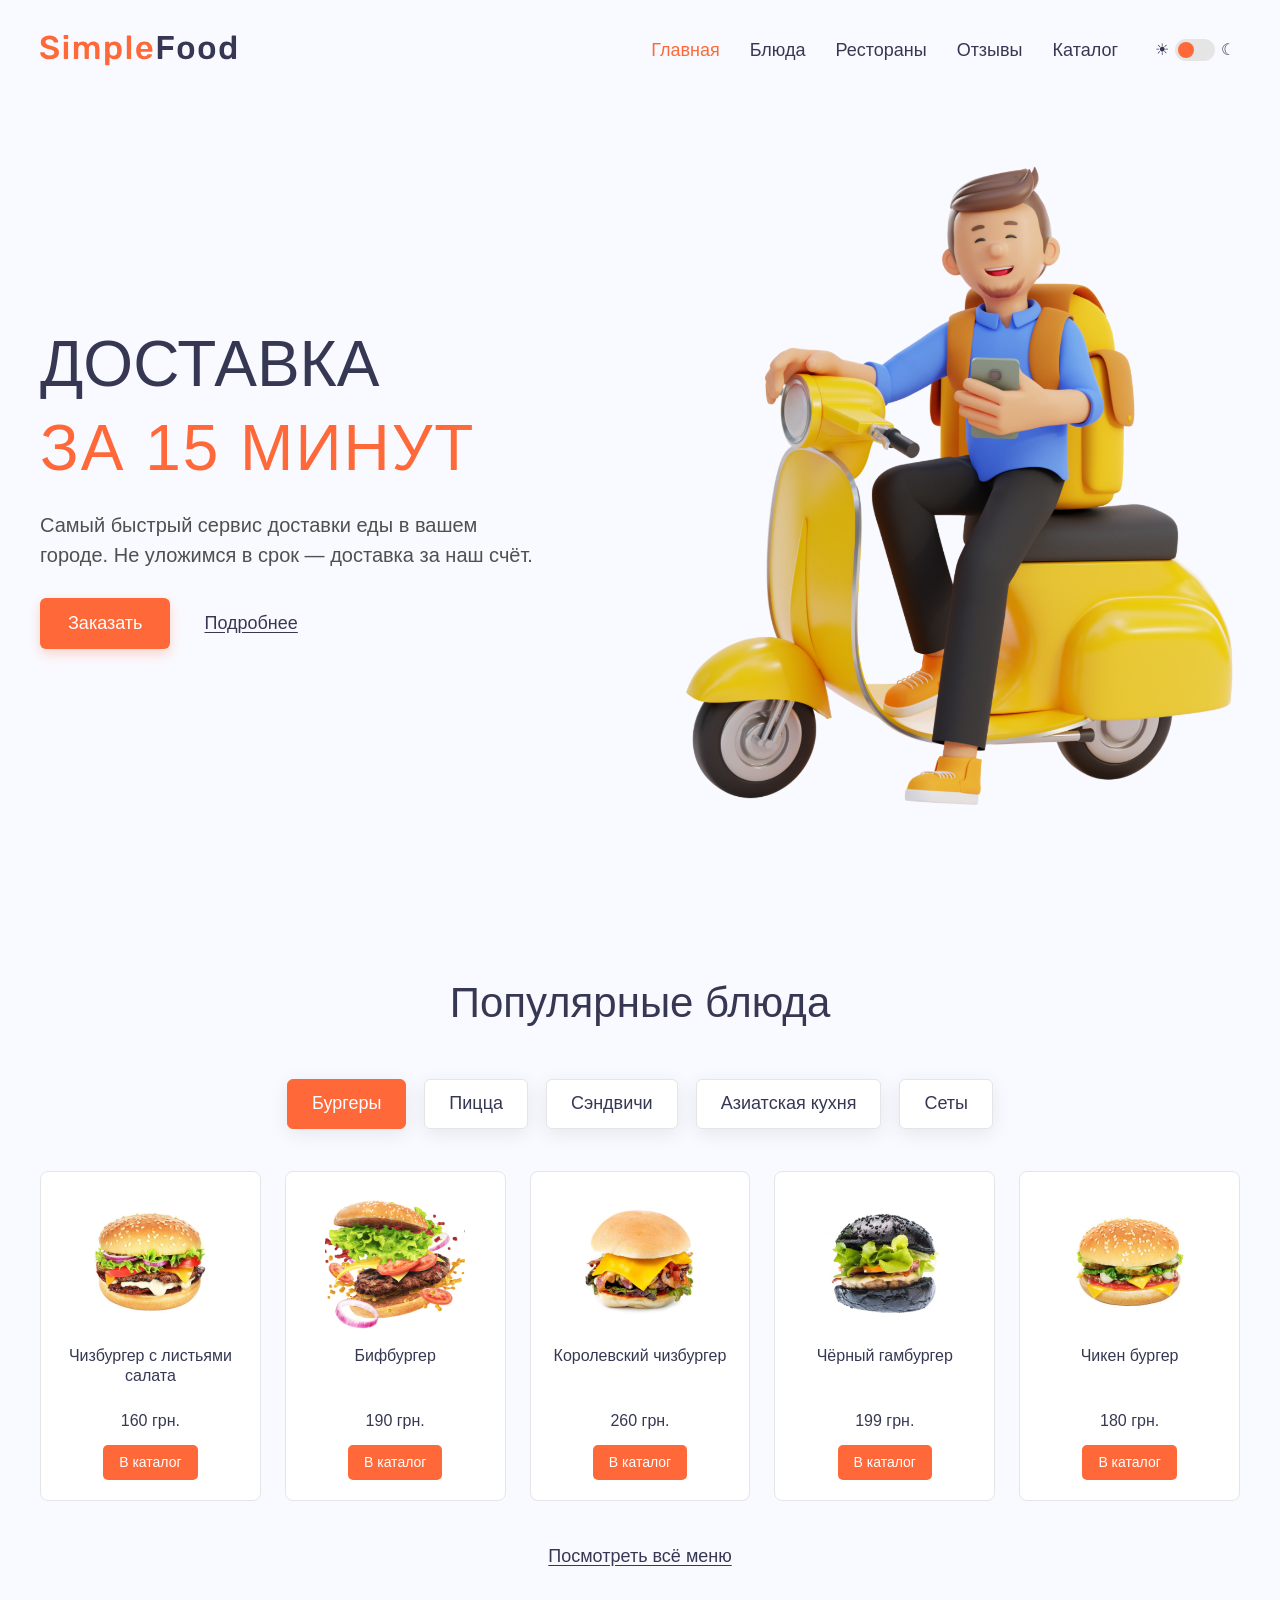
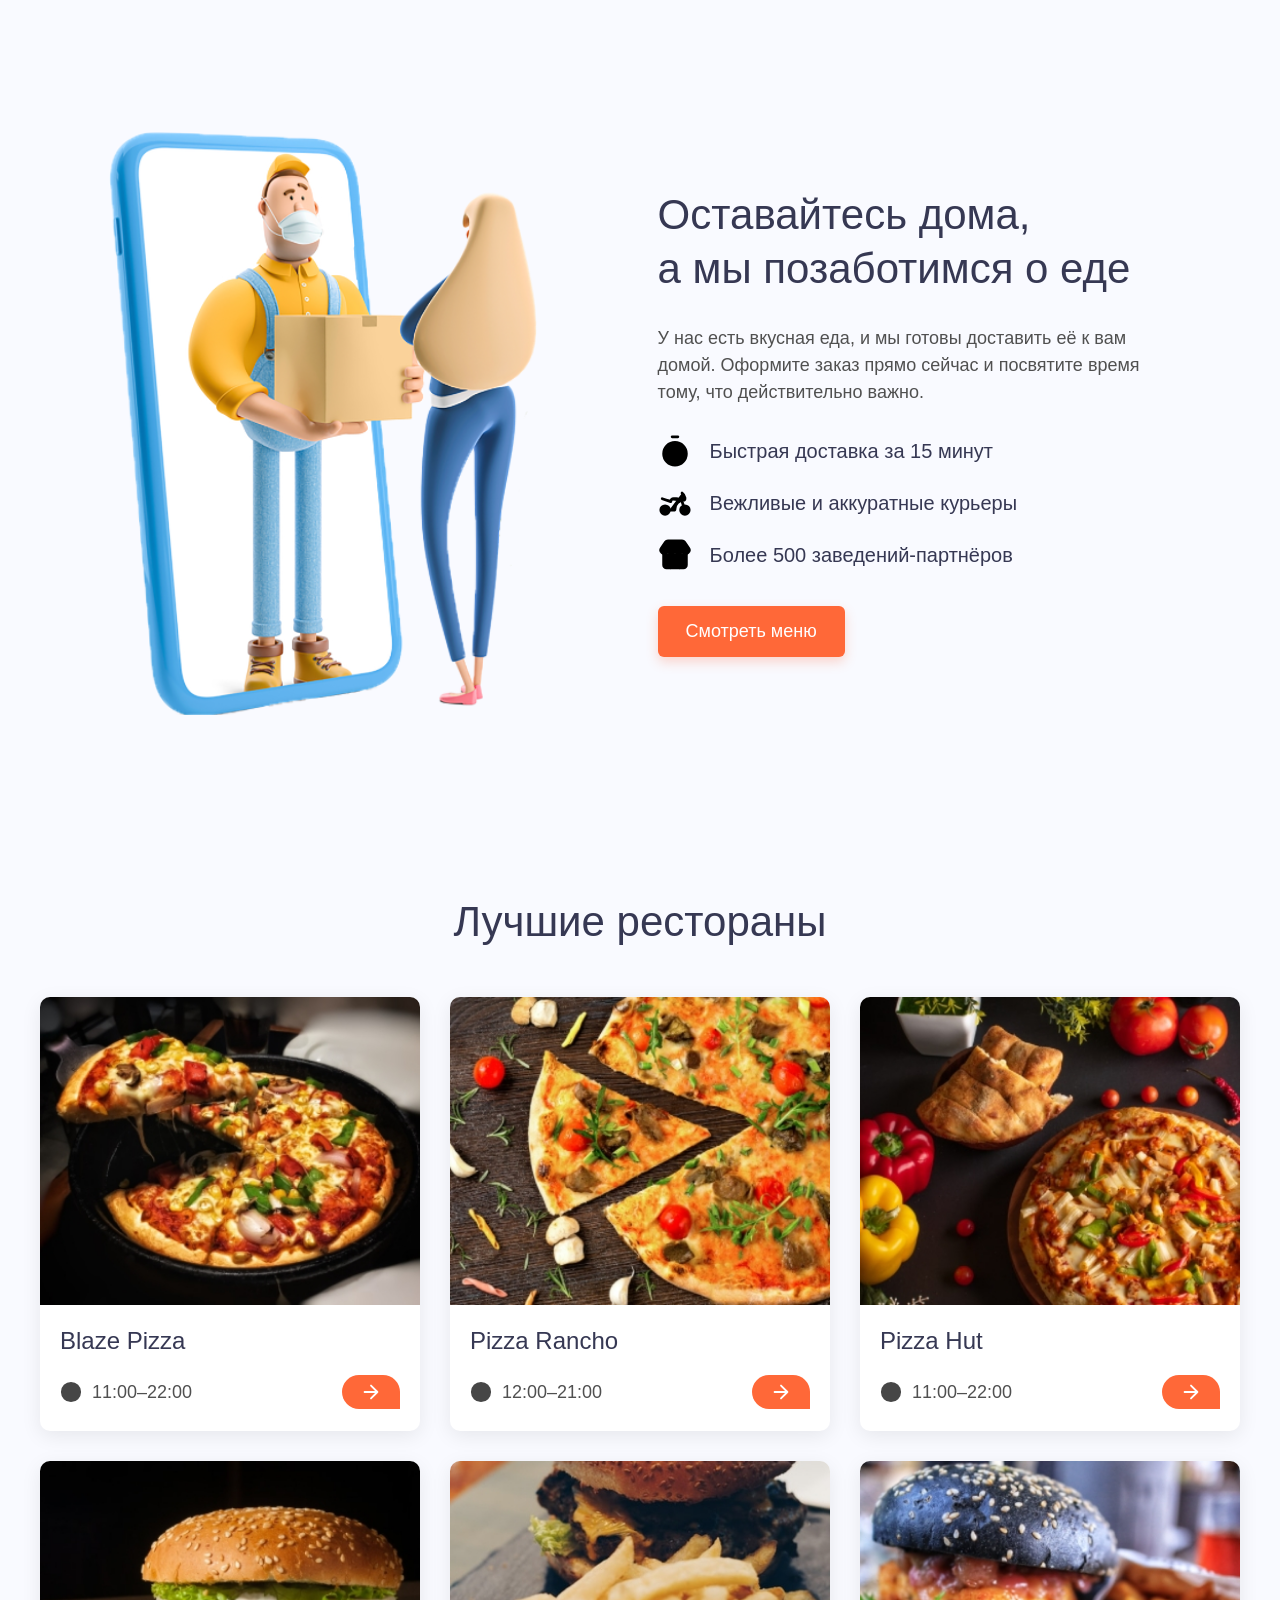
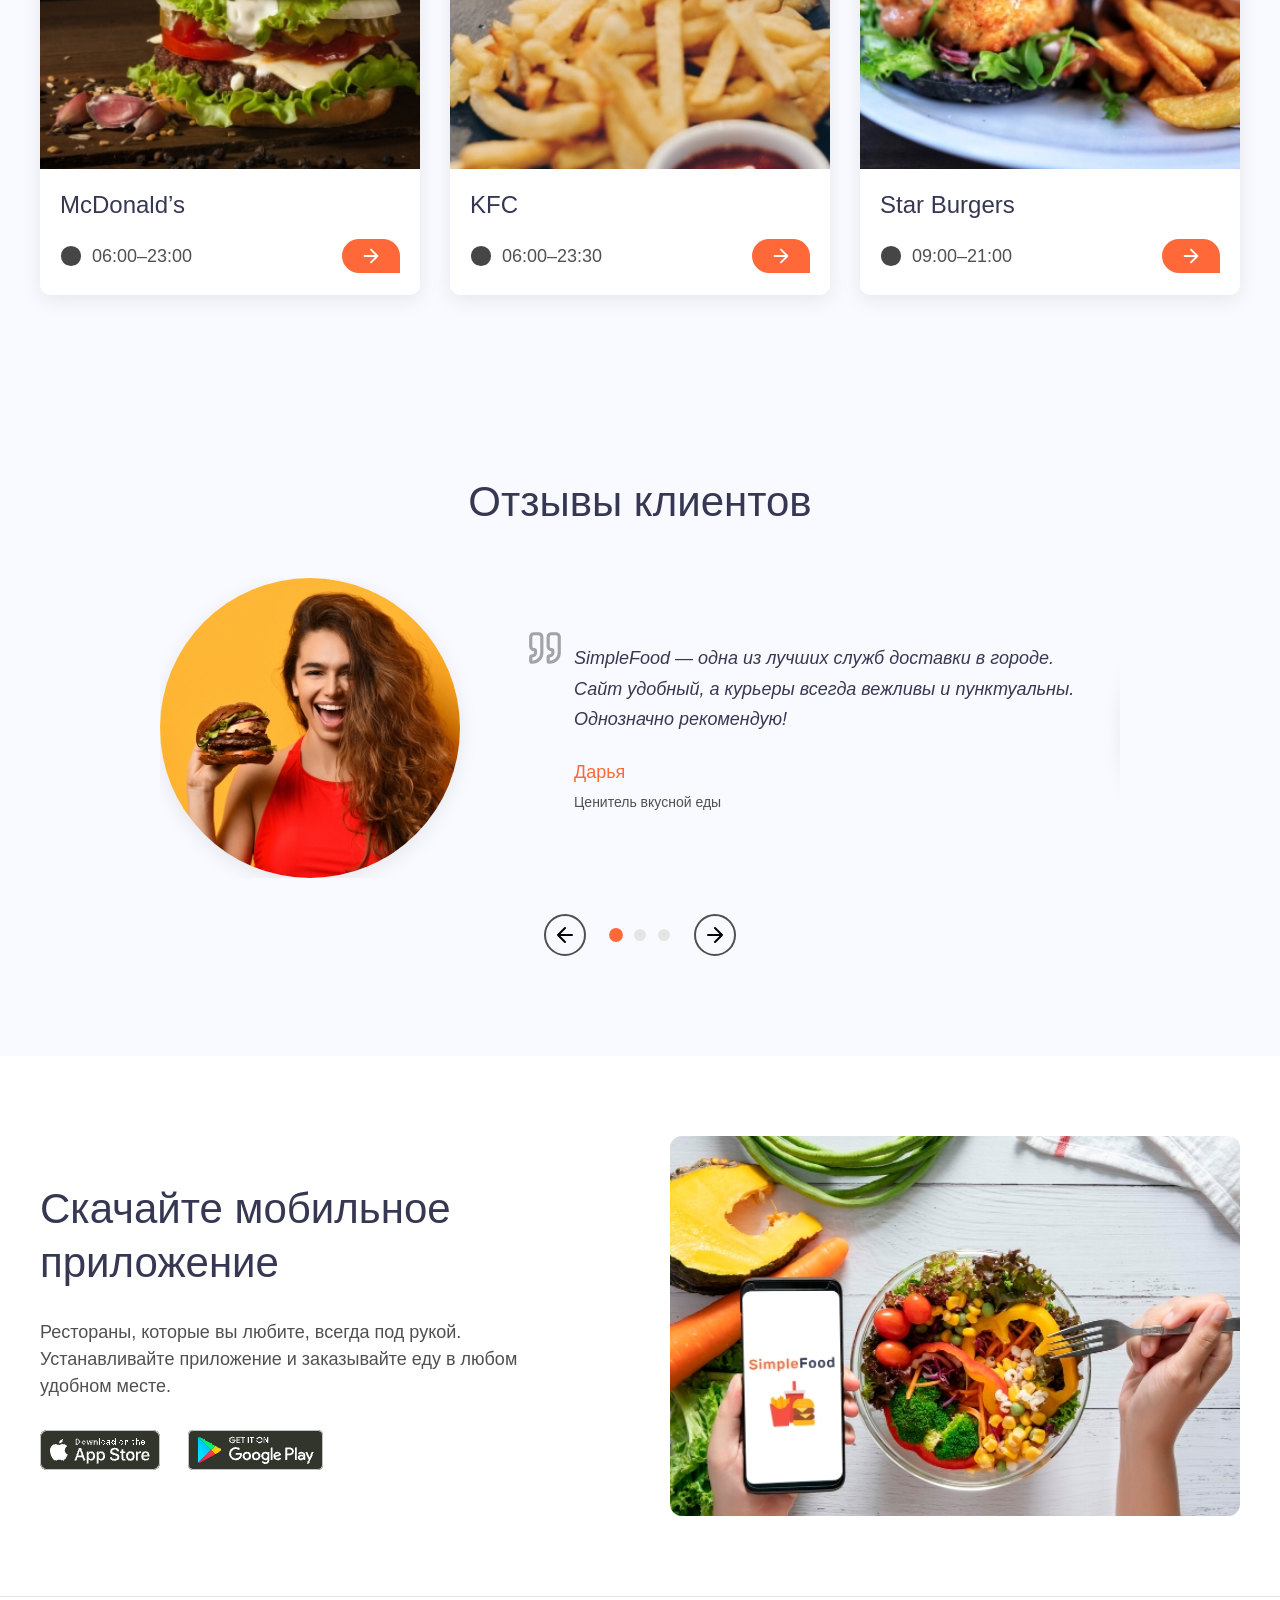
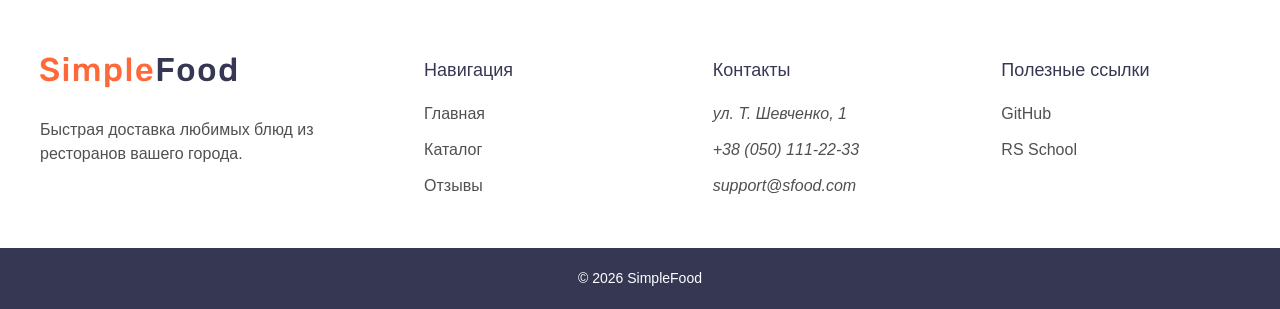
<file: index.html>
<!DOCTYPE html>
<html lang="ru">
<head>
  <meta charset="UTF-8">
  <meta name="viewport" content="width=device-width, initial-scale=1.0">
  <meta name="theme-color" content="#f9faff">
  <meta name="description" content="SimpleFood — сервис быстрой доставки любимых блюд из ресторанов города.">
  <title>SimpleFood — доставка еды</title>
  <link rel="icon" href="assets/icons/favicon.svg" type="image/svg+xml">
  <script src="js/theme.js"></script>
  <link rel="stylesheet" href="css/style.css">
  <script src="js/burger.js" defer></script>
  <script src="js/carousel.js" defer></script>
</head>
<body>
  <header class="header">
    <div class="container header__container">
      <a class="logo" href="index.html" aria-label="SimpleFood — на главную">
        <img class="logo__image" src="assets/icons/logo.svg" width="197" height="31" alt="SimpleFood">
      </a>

      <nav class="navigation" id="mobile-menu" aria-label="Основная навигация">
        <ul class="navigation__list">
          <li><a class="navigation__link navigation__link--active" href="index.html" aria-current="page">Главная</a></li>
          <li><a class="navigation__link" href="#popular">Блюда</a></li>
          <li><a class="navigation__link" href="#restaurants">Рестораны</a></li>
          <li><a class="navigation__link" href="#reviews">Отзывы</a></li>
          <li><a class="navigation__link" href="catalog.html">Каталог</a></li>
        </ul>
      </nav>

      <div class="header__actions">
        <button class="theme-switch" type="button" aria-label="Включить тёмную тему" aria-pressed="false">
          <span class="theme-switch__icon" aria-hidden="true">☀</span>
          <span class="theme-switch__track"><span class="theme-switch__thumb"></span></span>
          <span class="theme-switch__icon" aria-hidden="true">☾</span>
        </button>
        <button class="burger" type="button" aria-label="Открыть меню" aria-expanded="false" aria-controls="mobile-menu">
          <span class="burger__line"></span>
          <span class="burger__line"></span>
          <span class="burger__line"></span>
        </button>
      </div>
    </div>
  </header>

  <main>
    <section class="hero">
      <div class="container hero__container">
        <div class="hero__content">
          <h1 class="hero__title">Доставка <span>за 15 минут</span></h1>
          <p class="hero__text">Самый быстрый сервис доставки еды в вашем городе. Не уложимся в срок — доставка за наш счёт.</p>
          <div class="hero__actions">
            <a class="button" href="catalog.html">Заказать</a>
            <a class="text-link" href="#benefits">Подробнее</a>
          </div>
        </div>
        <img class="hero__image" src="assets/images/hero/courier.png" width="560" height="660" alt="Курьер SimpleFood на жёлтом скутере">
      </div>
    </section>

    <section class="popular" id="popular">
      <div class="container">
        <h2 class="section-title">Популярные блюда</h2>
        <ul class="category-list" aria-label="Категории популярных блюд">
          <li><button class="category-list__button category-list__button--active" type="button" aria-pressed="true">Бургеры</button></li>
          <li><button class="category-list__button" type="button" aria-pressed="false">Пицца</button></li>
          <li><button class="category-list__button" type="button" aria-pressed="false">Сэндвичи</button></li>
          <li><button class="category-list__button" type="button" aria-pressed="false">Азиатская кухня</button></li>
          <li><button class="category-list__button" type="button" aria-pressed="false">Сеты</button></li>
        </ul>

        <ul class="product-grid">
          <li>
            <article class="product-card">
              <img class="product-card__image" src="assets/images/products/cheeseburger.jpg" width="140" height="140" alt="Чизбургер с листьями салата">
              <h3 class="product-card__title">Чизбургер с листьями салата</h3>
              <p class="product-card__price">160 грн.</p>
              <a class="product-card__link" href="catalog.html">В каталог</a>
            </article>
          </li>
          <li>
            <article class="product-card">
              <img class="product-card__image" src="assets/images/products/beef-burger.jpg" width="140" height="140" alt="Бифбургер с говяжьей котлетой">
              <h3 class="product-card__title">Бифбургер</h3>
              <p class="product-card__price">190 грн.</p>
              <a class="product-card__link" href="catalog.html">В каталог</a>
            </article>
          </li>
          <li>
            <article class="product-card">
              <img class="product-card__image" src="assets/images/products/royal-burger.jpg" width="140" height="140" alt="Королевский чизбургер">
              <h3 class="product-card__title">Королевский чизбургер</h3>
              <p class="product-card__price">260 грн.</p>
              <a class="product-card__link" href="catalog.html">В каталог</a>
            </article>
          </li>
          <li>
            <article class="product-card">
              <img class="product-card__image" src="assets/images/products/black-burger.jpg" width="140" height="140" alt="Чёрный гамбургер">
              <h3 class="product-card__title">Чёрный гамбургер</h3>
              <p class="product-card__price">199 грн.</p>
              <a class="product-card__link" href="catalog.html">В каталог</a>
            </article>
          </li>
          <li>
            <article class="product-card">
              <img class="product-card__image" src="assets/images/products/chicken-burger.jpg" width="140" height="140" alt="Бургер с куриной котлетой">
              <h3 class="product-card__title">Чикен бургер</h3>
              <p class="product-card__price">180 грн.</p>
              <a class="product-card__link" href="catalog.html">В каталог</a>
            </article>
          </li>
        </ul>
        <a class="popular__catalog-link text-link" href="catalog.html">Посмотреть всё меню</a>
      </div>
    </section>

    <section class="benefits" id="benefits">
      <div class="container benefits__container">
        <img class="benefits__image" src="assets/images/benefits/delivery.png" width="440" height="585" alt="Курьер SimpleFood передаёт заказ клиенту">
        <div class="benefits__content">
          <h2 class="section-title benefits__title">Оставайтесь дома,<br>а мы позаботимся о еде</h2>
          <p class="benefits__text">У нас есть вкусная еда, и мы готовы доставить её к вам домой. Оформите заказ прямо сейчас и посвятите время тому, что действительно важно.</p>
          <ul class="benefits__list">
            <li class="benefits__item">
              <img src="assets/icons/timer.svg" width="34" height="34" alt="" aria-hidden="true">
              <span>Быстрая доставка за 15 минут</span>
            </li>
            <li class="benefits__item">
              <img src="assets/icons/motorbike.svg" width="34" height="34" alt="" aria-hidden="true">
              <span>Вежливые и аккуратные курьеры</span>
            </li>
            <li class="benefits__item">
              <img src="assets/icons/store.svg" width="34" height="34" alt="" aria-hidden="true">
              <span>Более 500 заведений-партнёров</span>
            </li>
          </ul>
          <a class="button" href="catalog.html">Смотреть меню</a>
        </div>
      </div>
    </section>

    <section class="restaurants" id="restaurants">
      <div class="container">
        <h2 class="section-title">Лучшие рестораны</h2>
        <ul class="restaurant-grid">
          <li>
            <article class="restaurant-card">
              <img class="restaurant-card__image" src="assets/images/restaurants/blaze-pizza.jpg" width="370" height="300" alt="Пицца с томатами и зеленью от Blaze Pizza">
              <div class="restaurant-card__content">
                <h3 class="restaurant-card__title">Blaze Pizza</h3>
                <div class="restaurant-card__details">
                  <p class="restaurant-card__hours"><img src="assets/icons/clock.svg" width="22" height="22" alt="" aria-hidden="true">11:00–22:00</p>
                  <a class="restaurant-card__link" href="catalog.html" aria-label="Открыть меню Blaze Pizza"><img src="assets/icons/arrow-right.svg" width="22" height="22" alt="" aria-hidden="true"></a>
                </div>
              </div>
            </article>
          </li>
          <li>
            <article class="restaurant-card">
              <img class="restaurant-card__image" src="assets/images/restaurants/rancho-pizza.jpg" width="370" height="300" alt="Пицца с колбасками от Pizza Rancho">
              <div class="restaurant-card__content">
                <h3 class="restaurant-card__title">Pizza Rancho</h3>
                <div class="restaurant-card__details">
                  <p class="restaurant-card__hours"><img src="assets/icons/clock.svg" width="22" height="22" alt="" aria-hidden="true">12:00–21:00</p>
                  <a class="restaurant-card__link" href="catalog.html" aria-label="Открыть меню Pizza Rancho"><img src="assets/icons/arrow-right.svg" width="22" height="22" alt="" aria-hidden="true"></a>
                </div>
              </div>
            </article>
          </li>
          <li>
            <article class="restaurant-card">
              <img class="restaurant-card__image" src="assets/images/restaurants/pizza-hut.jpg" width="370" height="300" alt="Пицца с грибами от Pizza Hut">
              <div class="restaurant-card__content">
                <h3 class="restaurant-card__title">Pizza Hut</h3>
                <div class="restaurant-card__details">
                  <p class="restaurant-card__hours"><img src="assets/icons/clock.svg" width="22" height="22" alt="" aria-hidden="true">11:00–22:00</p>
                  <a class="restaurant-card__link" href="catalog.html" aria-label="Открыть меню Pizza Hut"><img src="assets/icons/arrow-right.svg" width="22" height="22" alt="" aria-hidden="true"></a>
                </div>
              </div>
            </article>
          </li>
          <li>
            <article class="restaurant-card">
              <img class="restaurant-card__image" src="assets/images/restaurants/mcdonalds.jpg" width="370" height="300" alt="Бургер, картофель и напиток от McDonald's">
              <div class="restaurant-card__content">
                <h3 class="restaurant-card__title">McDonald’s</h3>
                <div class="restaurant-card__details">
                  <p class="restaurant-card__hours"><img src="assets/icons/clock.svg" width="22" height="22" alt="" aria-hidden="true">06:00–23:00</p>
                  <a class="restaurant-card__link" href="catalog.html" aria-label="Открыть меню McDonald's"><img src="assets/icons/arrow-right.svg" width="22" height="22" alt="" aria-hidden="true"></a>
                </div>
              </div>
            </article>
          </li>
          <li>
            <article class="restaurant-card">
              <img class="restaurant-card__image" src="assets/images/restaurants/kfc.jpg" width="370" height="300" alt="Куриные крылышки и картофель от KFC">
              <div class="restaurant-card__content">
                <h3 class="restaurant-card__title">KFC</h3>
                <div class="restaurant-card__details">
                  <p class="restaurant-card__hours"><img src="assets/icons/clock.svg" width="22" height="22" alt="" aria-hidden="true">06:00–23:30</p>
                  <a class="restaurant-card__link" href="catalog.html" aria-label="Открыть меню KFC"><img src="assets/icons/arrow-right.svg" width="22" height="22" alt="" aria-hidden="true"></a>
                </div>
              </div>
            </article>
          </li>
          <li>
            <article class="restaurant-card">
              <img class="restaurant-card__image" src="assets/images/restaurants/star-burgers.jpg" width="370" height="300" alt="Бургер и картофель от Star Burgers">
              <div class="restaurant-card__content">
                <h3 class="restaurant-card__title">Star Burgers</h3>
                <div class="restaurant-card__details">
                  <p class="restaurant-card__hours"><img src="assets/icons/clock.svg" width="22" height="22" alt="" aria-hidden="true">09:00–21:00</p>
                  <a class="restaurant-card__link" href="catalog.html" aria-label="Открыть меню Star Burgers"><img src="assets/icons/arrow-right.svg" width="22" height="22" alt="" aria-hidden="true"></a>
                </div>
              </div>
            </article>
          </li>
        </ul>
      </div>
    </section>

    <section class="reviews" id="reviews">
      <div class="container">
        <h2 class="section-title">Отзывы клиентов</h2>
        <div class="reviews__carousel">
          <div class="reviews__viewport" aria-live="polite">
            <ul class="reviews__track">
              <li class="reviews__slide reviews__slide--active">
                <article class="review">
                  <img class="review__avatar" src="assets/images/reviews/customer.jpg" width="300" height="300" alt="Клиент SimpleFood Дарья">
                  <div class="review__content">
                    <img class="review__quote" src="assets/icons/quote.svg" width="38" height="38" alt="" aria-hidden="true">
                    <blockquote class="review__text">
                      <p>SimpleFood — одна из лучших служб доставки в городе. Сайт удобный, а курьеры всегда вежливы и пунктуальны. Однозначно рекомендую!</p>
                    </blockquote>
                    <p class="review__author">Дарья</p>
                    <p class="review__role">Ценитель вкусной еды</p>
                  </div>
                </article>
              </li>
              <li class="reviews__slide">
                <article class="review">
                  <div class="review__avatar review__avatar--initials" aria-hidden="true">А</div>
                  <div class="review__content">
                    <img class="review__quote" src="assets/icons/quote.svg" width="38" height="38" alt="" aria-hidden="true">
                    <blockquote class="review__text">
                      <p>Заказываю обеды в офис несколько раз в неделю. Блюда приезжают горячими, а приложение помогает быстро повторить любимый заказ.</p>
                    </blockquote>
                    <p class="review__author">Алексей</p>
                    <p class="review__role">Постоянный клиент</p>
                  </div>
                </article>
              </li>
              <li class="reviews__slide">
                <article class="review">
                  <div class="review__avatar review__avatar--initials" aria-hidden="true">М</div>
                  <div class="review__content">
                    <img class="review__quote" src="assets/icons/quote.svg" width="38" height="38" alt="" aria-hidden="true">
                    <blockquote class="review__text">
                      <p>Большой выбор ресторанов и понятное меню. Заказ для всей семьи привезли вовремя, всё было аккуратно упаковано.</p>
                    </blockquote>
                    <p class="review__author">Марина</p>
                    <p class="review__role">Мама двоих детей</p>
                  </div>
                </article>
              </li>
            </ul>
          </div>

          <div class="reviews__controls">
            <button class="reviews__arrow reviews__arrow--previous" type="button" aria-label="Предыдущий отзыв">
              <img src="assets/icons/arrow-right.svg" width="24" height="24" alt="" aria-hidden="true">
            </button>
            <div class="reviews__pagination" role="group" aria-label="Выбор отзыва">
              <button class="reviews__dot reviews__dot--active" type="button" aria-label="Показать отзыв 1" aria-current="true"></button>
              <button class="reviews__dot" type="button" aria-label="Показать отзыв 2"></button>
              <button class="reviews__dot" type="button" aria-label="Показать отзыв 3"></button>
            </div>
            <button class="reviews__arrow" type="button" aria-label="Следующий отзыв">
              <img src="assets/icons/arrow-right.svg" width="24" height="24" alt="" aria-hidden="true">
            </button>
          </div>
        </div>
      </div>
    </section>

    <section class="mobile-app">
      <div class="container mobile-app__container">
        <div class="mobile-app__content">
          <h2 class="section-title mobile-app__title">Скачайте мобильное приложение</h2>
          <p class="mobile-app__text">Рестораны, которые вы любите, всегда под рукой. Устанавливайте приложение и заказывайте еду в любом удобном месте.</p>
          <ul class="mobile-app__stores">
            <li><a href="https://www.apple.com/app-store/" target="_blank" rel="noopener noreferrer" aria-label="Скачать приложение в App Store"><img src="assets/images/app/app-store.jpg" width="120" height="40" alt="Доступно в App Store"></a></li>
            <li><a href="https://play.google.com/store" target="_blank" rel="noopener noreferrer" aria-label="Скачать приложение в Google Play"><img src="assets/images/app/google-play.png" width="135" height="40" alt="Доступно в Google Play"></a></li>
          </ul>
        </div>
        <img class="mobile-app__image" src="assets/images/app/phones.jpg" width="570" height="380" alt="Приложение SimpleFood на мобильных устройствах">
      </div>
    </section>
  </main>

  <footer class="footer" id="contacts">
    <div class="container footer__content">
      <div class="footer__about">
        <a class="logo" href="index.html" aria-label="SimpleFood — на главную">
          <img class="logo__image" src="assets/icons/logo.svg" width="197" height="31" alt="SimpleFood">
        </a>
        <p>Быстрая доставка любимых блюд из ресторанов вашего города.</p>
      </div>

      <nav class="footer__navigation" aria-label="Навигация в подвале">
        <h2 class="footer__title">Навигация</h2>
        <ul class="footer__list">
          <li><a href="index.html">Главная</a></li>
          <li><a href="catalog.html">Каталог</a></li>
          <li><a href="#reviews">Отзывы</a></li>
        </ul>
      </nav>

      <div class="footer__contacts">
        <h2 class="footer__title">Контакты</h2>
        <address>
          <ul class="footer__list">
            <li><a href="https://maps.google.com/?q=Тараса+Шевченко+1" target="_blank" rel="noopener noreferrer">ул. Т. Шевченко, 1</a></li>
            <li><a href="tel:+380501112233">+38&nbsp;(050)&nbsp;111&#8209;22&#8209;33</a></li>
            <li><a href="mailto:support@sfood.com">support@sfood.com</a></li>
          </ul>
        </address>
      </div>

      <div class="footer__resources">
        <h2 class="footer__title">Полезные ссылки</h2>
        <ul class="footer__list">
          <li><a href="https://github.com/YessetHumanMan" target="_blank" rel="noopener noreferrer">GitHub</a></li>
          <li><a href="https://rs.school/" target="_blank" rel="noopener noreferrer">RS School</a></li>
        </ul>
      </div>
    </div>
    <div class="footer__bottom">
      <div class="container">
        <p>© 2026 SimpleFood</p>
      </div>
    </div>
  </footer>
</body>
</html>
</file>
<file: css/style.css>
@font-face {
  font-family: "Rubik";
  src: url("../assets/fonts/rubik-regular.woff2") format("woff2");
  font-weight: 400;
  font-style: normal;
  font-display: swap;
}

@font-face {
  font-family: "Rubik";
  src: url("../assets/fonts/rubik-medium.woff2") format("woff2");
  font-weight: 500;
  font-style: normal;
  font-display: swap;
}

:root {
  color-scheme: light;
  --color-background: #f9faff;
  --color-surface: #ffffff;
  --color-text: #363853;
  --color-muted: #505050;
  --color-accent: #ff6838;
  --color-accent-hover: #e95425;
  --color-border: #e5e5e5;
  --color-footer-bottom: #363853;
  --color-footer-bottom-text: #ffffff;
  --shadow: 0 5px 20px rgb(0 0 0 / 8%);
  --container-width: 1200px;
  --page-padding: 15px;
}

[data-theme="dark"] {
  color-scheme: dark;
  --color-background: #1d1f2b;
  --color-surface: #292c3d;
  --color-text: #f5f5f7;
  --color-muted: #c6c8d2;
  --color-accent: #ff7a50;
  --color-accent-hover: #ff9474;
  --color-border: #42465d;
  --color-footer-bottom: #11131b;
  --color-footer-bottom-text: #f5f5f7;
  --shadow: 0 5px 20px rgb(0 0 0 / 25%);
}

*,
*::before,
*::after {
  box-sizing: border-box;
}

html {
  scroll-behavior: smooth;
}

body {
  min-width: 320px;
  min-height: 100vh;
  margin: 0;
  display: flex;
  flex-direction: column;
  color: var(--color-text);
  background-color: var(--color-background);
  font-family: "Rubik", Arial, sans-serif;
  font-size: 18px;
  line-height: 1.5;
  transition: color 0.25s ease, background-color 0.25s ease;
}

body.menu-open,
body.modal-open {
  overflow: hidden;
}

[hidden] {
  display: none !important;
}

main {
  flex-grow: 1;
}

img {
  display: block;
  max-width: 100%;
  height: auto;
}

button,
a {
  font: inherit;
}

a {
  color: inherit;
  text-decoration: none;
}

button {
  color: inherit;
}

ul {
  margin: 0;
  padding: 0;
  list-style: none;
}

h1,
h2,
p {
  margin-top: 0;
}

.container {
  width: 100%;
  max-width: calc(var(--container-width) + 2 * var(--page-padding));
  margin-inline: auto;
  padding-inline: var(--page-padding);
}

.header {
  position: relative;
  z-index: 10;
  background-color: var(--color-background);
  border-bottom: 1px solid transparent;
  transition: background-color 0.25s ease, border-color 0.25s ease;
}

.header__container {
  min-height: 100px;
  display: flex;
  align-items: center;
  gap: 32px;
}

.logo {
  display: inline-flex;
  flex-shrink: 0;
  border-radius: 4px;
}

.logo:focus-visible,
.navigation__link:focus-visible,
.text-link:focus-visible,
.footer a:focus-visible {
  outline: 2px solid var(--color-accent);
  outline-offset: 4px;
}

.navigation {
  margin-left: auto;
}

.navigation__list {
  display: flex;
  align-items: center;
  gap: 30px;
}

.navigation__link,
.footer a {
  transition: color 0.25s ease;
}

.navigation__link:hover,
.navigation__link--active,
.footer a:hover {
  color: var(--color-accent);
}

.header__actions {
  display: flex;
  align-items: center;
  gap: 18px;
}

.theme-switch {
  padding: 5px;
  display: inline-flex;
  align-items: center;
  gap: 6px;
  background: transparent;
  border: 0;
  border-radius: 20px;
  cursor: pointer;
}

.theme-switch:focus-visible,
.burger:focus-visible,
.button:focus-visible {
  outline: 2px solid var(--color-accent);
  outline-offset: 3px;
}

.theme-switch__icon {
  font-size: 16px;
  line-height: 1;
}

.theme-switch__track {
  width: 40px;
  height: 22px;
  padding: 3px;
  display: block;
  background-color: var(--color-border);
  border-radius: 20px;
  transition: background-color 0.25s ease;
}

.theme-switch__thumb {
  width: 16px;
  height: 16px;
  display: block;
  background-color: var(--color-accent);
  border-radius: 50%;
  transition: transform 0.25s ease;
}

[data-theme="dark"] .theme-switch__thumb {
  transform: translateX(18px);
}

.burger {
  width: 44px;
  height: 44px;
  padding: 10px 7px;
  display: none;
  flex-direction: column;
  justify-content: space-between;
  background: transparent;
  border: 0;
  border-radius: 4px;
  cursor: pointer;
}

.burger__line {
  width: 30px;
  height: 2px;
  display: block;
  background-color: currentColor;
  border-radius: 2px;
  transition: transform 0.3s ease, opacity 0.3s ease;
}

.burger--active .burger__line:nth-child(1) {
  transform: translateY(11px) rotate(45deg);
}

.burger--active .burger__line:nth-child(2) {
  opacity: 0;
}

.burger--active .burger__line:nth-child(3) {
  transform: translateY(-11px) rotate(-45deg);
}

.hero {
  padding-block: 55px 80px;
}

.hero__container {
  min-height: 660px;
  display: flex;
  align-items: center;
  justify-content: space-between;
  gap: 60px;
}

.hero__content {
  position: relative;
  z-index: 1;
  width: 100%;
  max-width: 500px;
}

.hero__title {
  margin-bottom: 20px;
  font-size: clamp(48px, 5vw, 66px);
  font-weight: 500;
  line-height: 1.3;
  text-transform: uppercase;
}

.hero__title span {
  display: block;
  color: var(--color-accent);
  letter-spacing: 2px;
}

.hero__text {
  margin-bottom: 28px;
  color: var(--color-muted);
  font-size: 20px;
}

.hero__actions {
  display: flex;
  align-items: center;
  gap: 34px;
}

.text-link {
  border-radius: 3px;
  text-decoration: underline;
  text-underline-offset: 3px;
  transition: color 0.25s ease, text-decoration-color 0.25s ease;
}

.text-link:hover {
  color: var(--color-accent);
  text-decoration-color: transparent;
}

.hero__image {
  width: min(48%, 560px);
  flex-shrink: 0;
  object-fit: contain;
}

.section-title {
  margin-bottom: 48px;
  font-size: clamp(32px, 4vw, 42px);
  font-weight: 500;
  line-height: 1.3;
  text-align: center;
}

.popular {
  padding-block: 80px;
}

.category-list {
  margin-bottom: 42px;
  display: flex;
  justify-content: center;
  gap: 18px;
}

.category-list__button {
  min-height: 50px;
  padding: 10px 24px;
  color: var(--color-text);
  background-color: var(--color-surface);
  border: 1px solid var(--color-border);
  border-radius: 6px;
  box-shadow: var(--shadow);
  cursor: pointer;
  white-space: nowrap;
  transition: color 0.25s ease, background-color 0.25s ease, border-color 0.25s ease;
}

.category-list__button:hover,
.category-list__button--active {
  color: #ffffff;
  background-color: var(--color-accent);
  border-color: var(--color-accent);
}

.category-list__button:focus-visible,
.product-card__link:focus-visible {
  outline: 2px solid var(--color-accent);
  outline-offset: 3px;
}

.product-grid {
  display: grid;
  grid-template-columns: repeat(5, minmax(0, 1fr));
  gap: 24px;
}

.product-card {
  min-height: 330px;
  padding: 20px 15px;
  display: flex;
  flex-direction: column;
  align-items: center;
  background-color: var(--color-surface);
  border: 1px solid var(--color-border);
  border-radius: 8px;
  text-align: center;
  transition: background-color 0.25s ease, border-color 0.25s ease, box-shadow 0.25s ease, transform 0.25s ease;
}

.product-card:hover {
  border-color: var(--color-accent);
  box-shadow: var(--shadow);
  transform: translateY(-3px);
}

.product-card__image {
  width: 140px;
  height: 140px;
  margin-bottom: 14px;
  object-fit: cover;
}

.product-card__title {
  margin: 0 0 10px;
  font-size: 16px;
  font-weight: 400;
  line-height: 1.3;
}

.product-card__price {
  margin: auto 0 12px;
  font-size: 16px;
  font-weight: 500;
}

.product-card__link {
  min-height: 34px;
  padding: 7px 16px;
  color: #ffffff;
  background-color: var(--color-accent);
  border-radius: 5px;
  font-size: 14px;
  transition: background-color 0.25s ease;
}

.product-card__link:hover {
  background-color: var(--color-accent-hover);
}

.popular__catalog-link {
  width: fit-content;
  margin: 42px auto 0;
  display: block;
}

.benefits {
  padding-block: 80px 100px;
}

.benefits__container {
  display: flex;
  align-items: center;
  justify-content: center;
  gap: clamp(50px, 9vw, 120px);
}

.benefits__image {
  width: min(42%, 440px);
  flex-shrink: 0;
  object-fit: contain;
}

.benefits__content {
  max-width: 520px;
}

.benefits__title {
  margin-bottom: 28px;
  text-align: left;
}

.benefits__text {
  margin-bottom: 28px;
  color: var(--color-muted);
}

.benefits__list {
  margin-bottom: 34px;
  display: grid;
  gap: 18px;
}

.benefits__item {
  display: flex;
  align-items: center;
  gap: 18px;
  font-size: 20px;
}

.benefits__item img {
  width: 34px;
  height: 34px;
  flex-shrink: 0;
}

.restaurants {
  padding-block: 80px 100px;
}

.restaurant-grid {
  display: grid;
  grid-template-columns: repeat(3, minmax(0, 1fr));
  gap: 30px;
}

.restaurant-card {
  height: 100%;
  overflow: hidden;
  background-color: var(--color-surface);
  border-radius: 10px;
  box-shadow: var(--shadow);
  transition: background-color 0.25s ease, box-shadow 0.25s ease, transform 0.25s ease;
}

.restaurant-card:hover {
  box-shadow: 0 8px 24px rgb(0 0 0 / 14%);
  transform: translateY(-4px);
}

.restaurant-card__image {
  width: 100%;
  aspect-ratio: 37 / 30;
  object-fit: cover;
}

.restaurant-card__content {
  padding: 18px 20px 22px;
}

.restaurant-card__title {
  margin: 0 0 16px;
  font-size: 24px;
  font-weight: 400;
}

.restaurant-card__details {
  display: flex;
  align-items: center;
  justify-content: space-between;
  gap: 20px;
}

.restaurant-card__hours {
  margin: 0;
  display: flex;
  align-items: center;
  gap: 10px;
  color: var(--color-muted);
  font-size: 18px;
}

.restaurant-card__hours img {
  width: 22px;
  height: 22px;
  opacity: 0.72;
}

.restaurant-card__link {
  width: 58px;
  height: 34px;
  display: inline-flex;
  align-items: center;
  justify-content: center;
  color: #ffffff;
  background-color: var(--color-accent);
  border-radius: 18px 18px 0 18px;
  transition: background-color 0.25s ease, border-radius 0.25s ease;
}

.restaurant-card__link:hover {
  background-color: var(--color-accent-hover);
  border-radius: 18px;
}

.restaurant-card__link:focus-visible,
.mobile-app__stores a:focus-visible {
  outline: 2px solid var(--color-accent);
  outline-offset: 3px;
}

.restaurant-card__link img {
  width: 22px;
  height: 22px;
  filter: brightness(0) invert(1);
}

.reviews {
  padding-block: 80px 100px;
}

.reviews__carousel {
  max-width: 960px;
  margin-inline: auto;
}

.reviews__viewport {
  overflow: hidden;
}

.reviews__track {
  display: flex;
  transition: transform 0.45s ease;
  will-change: transform;
}

.reviews__slide {
  min-width: 100%;
  flex: 0 0 100%;
}

.review {
  display: grid;
  grid-template-columns: 300px minmax(0, 1fr);
  align-items: center;
  gap: clamp(45px, 8vw, 90px);
}

.review__avatar {
  width: 300px;
  height: 300px;
  object-fit: cover;
  border-radius: 50%;
  box-shadow: var(--shadow);
}

.review__avatar--initials {
  display: grid;
  place-items: center;
  color: #ffffff;
  background: linear-gradient(135deg, var(--color-accent), #ffb18f);
  font-size: 96px;
  font-weight: 500;
}

.review__content {
  position: relative;
  padding-inline: 24px;
}

.review__quote {
  position: absolute;
  top: -14px;
  left: -24px;
  width: 38px;
  height: 38px;
  color: var(--color-muted);
  opacity: 0.35;
}

.review__text {
  margin: 0 0 24px;
  font-style: italic;
  line-height: 1.7;
}

.review__text p {
  margin: 0;
}

.review__author {
  margin-bottom: 6px;
  color: var(--color-accent);
  font-weight: 500;
}

.review__role {
  margin: 0;
  color: var(--color-muted);
  font-size: 14px;
}

.reviews__controls {
  margin-top: 36px;
  display: flex;
  align-items: center;
  justify-content: center;
  gap: 24px;
}

.reviews__arrow {
  width: 42px;
  height: 42px;
  padding: 0;
  display: inline-flex;
  align-items: center;
  justify-content: center;
  color: var(--color-text);
  background-color: transparent;
  border: 2px solid var(--color-muted);
  border-radius: 50%;
  cursor: pointer;
  transition: color 0.25s ease, background-color 0.25s ease, border-color 0.25s ease;
}

.reviews__arrow:hover {
  color: #ffffff;
  background-color: var(--color-accent);
  border-color: var(--color-accent);
}

.reviews__arrow img {
  width: 24px;
  height: 24px;
}

.reviews__arrow:hover img {
  filter: brightness(0) invert(1);
}

.reviews__arrow--previous img {
  transform: rotate(180deg);
}

.reviews__arrow:focus-visible,
.reviews__dot:focus-visible {
  outline: 2px solid var(--color-accent);
  outline-offset: 3px;
}

.reviews__pagination {
  display: flex;
  align-items: center;
  gap: 12px;
}

.reviews__dot {
  width: 12px;
  height: 12px;
  padding: 0;
  background-color: var(--color-border);
  border: 0;
  border-radius: 50%;
  cursor: pointer;
  transition: background-color 0.25s ease, transform 0.25s ease;
}

.reviews__dot:hover,
.reviews__dot--active {
  background-color: var(--color-accent);
  transform: scale(1.15);
}

[data-theme="dark"] .review__quote,
[data-theme="dark"] .reviews__arrow img {
  filter: brightness(0) invert(1);
}

.mobile-app {
  padding-block: 80px;
  background-color: var(--color-surface);
  transition: background-color 0.25s ease;
}

.mobile-app__container {
  display: flex;
  align-items: center;
  justify-content: space-between;
  gap: 60px;
}

.mobile-app__content {
  max-width: 480px;
}

.mobile-app__title {
  margin-bottom: 28px;
  text-align: left;
}

.mobile-app__text {
  margin-bottom: 30px;
  color: var(--color-muted);
}

.mobile-app__stores {
  display: flex;
  align-items: center;
  gap: 28px;
}

.mobile-app__stores a {
  display: block;
  border-radius: 6px;
  transition: opacity 0.25s ease, transform 0.25s ease;
}

.mobile-app__stores a:hover {
  opacity: 0.8;
  transform: translateY(-2px);
}

.mobile-app__image {
  width: min(50%, 570px);
  border-radius: 12px;
  object-fit: cover;
}

[data-theme="dark"] .restaurant-card__hours img {
  filter: brightness(0) invert(1);
}

.page-intro {
  min-height: 420px;
  padding-block: 100px;
  display: flex;
  align-items: center;
}

.page-intro--compact {
  min-height: 320px;
  padding-block: 70px;
}

.page-intro__title {
  max-width: 760px;
  margin-bottom: 24px;
  font-size: clamp(38px, 5vw, 66px);
  font-weight: 500;
  line-height: 1.15;
}

.page-intro--compact .page-intro__title {
  font-size: clamp(36px, 4vw, 52px);
}

.page-intro__text {
  max-width: 650px;
  margin-bottom: 32px;
  color: var(--color-muted);
  font-size: 20px;
}

.button {
  min-height: 50px;
  padding: 12px 28px;
  display: inline-flex;
  align-items: center;
  justify-content: center;
  color: #ffffff;
  background-color: var(--color-accent);
  border: 0;
  border-radius: 6px;
  cursor: pointer;
  box-shadow: 0 5px 12px rgb(255 104 56 / 25%);
  transition: background-color 0.25s ease, box-shadow 0.25s ease;
}

.button:hover {
  background-color: var(--color-accent-hover);
  box-shadow: 0 7px 16px rgb(255 104 56 / 35%);
}

.breadcrumbs {
  margin-bottom: 20px;
  display: flex;
  gap: 10px;
  color: var(--color-muted);
  font-size: 16px;
}

.breadcrumbs a:hover {
  color: var(--color-accent);
}

.catalog {
  padding-block: 40px 100px;
}

.catalog__title {
  margin-bottom: 36px;
}

.catalog__categories {
  margin-bottom: 48px;
  display: flex;
  align-items: center;
  justify-content: center;
  gap: 16px;
}

.catalog__category {
  min-height: 48px;
  padding: 10px 24px;
  color: var(--color-text);
  background-color: var(--color-surface);
  border: 1px solid var(--color-border);
  border-radius: 24px;
  cursor: pointer;
  white-space: nowrap;
  transition: color 0.25s ease, background-color 0.25s ease, border-color 0.25s ease;
}

.catalog__category:hover,
.catalog__category--active {
  color: #ffffff;
  background-color: var(--color-accent);
  border-color: var(--color-accent);
}

.catalog__category:focus-visible,
.catalog-card:focus-visible,
.catalog-card:focus-within {
  outline: 2px solid var(--color-accent);
  outline-offset: 3px;
}

.catalog__grid {
  display: grid;
  grid-template-columns: repeat(4, minmax(0, 1fr));
  gap: 28px;
}

.catalog-card {
  height: 100%;
  min-height: 390px;
  padding: 24px 20px;
  display: flex;
  flex-direction: column;
  align-items: center;
  background-color: var(--color-surface);
  border: 1px solid var(--color-border);
  border-radius: 10px;
  box-shadow: 0 3px 12px rgb(0 0 0 / 5%);
  cursor: pointer;
  transition: background-color 0.25s ease, border-color 0.25s ease, box-shadow 0.25s ease, transform 0.25s ease;
}

.catalog-card:hover {
  border-color: var(--color-accent);
  box-shadow: var(--shadow);
  transform: translateY(-4px);
}

.catalog-card__image {
  width: 140px;
  height: 140px;
  margin-bottom: 20px;
  object-fit: cover;
}

.catalog-card__content {
  width: 100%;
  flex-grow: 1;
  display: flex;
  flex-direction: column;
}

.catalog-card__title {
  margin: 0 0 10px;
  font-size: 20px;
  font-weight: 500;
  line-height: 1.3;
}

.catalog-card__description {
  margin-bottom: 20px;
  color: var(--color-muted);
  font-size: 15px;
  line-height: 1.45;
}

.catalog-card__details {
  margin-top: auto;
  display: flex;
  align-items: center;
  justify-content: space-between;
  gap: 14px;
  color: var(--color-muted);
  font-size: 15px;
}

.catalog-card__details strong {
  color: var(--color-text);
  font-size: 17px;
  font-weight: 500;
}

.catalog__more {
  margin: 45px auto 0;
  display: flex;
}

.modal-overlay {
  position: fixed;
  inset: 0;
  z-index: 100;
  padding: 24px;
  display: grid;
  place-items: center;
  overflow-y: auto;
  background-color: rgb(20 22 32 / 72%);
  backdrop-filter: blur(4px);
  animation: modal-fade-in 0.25s ease;
}

.product-modal {
  position: relative;
  width: min(820px, 100%);
  max-height: calc(100dvh - 48px);
  overflow-y: auto;
  color: var(--color-text);
  background-color: var(--color-surface);
  border: 1px solid var(--color-border);
  border-radius: 18px;
  box-shadow: 0 20px 70px rgb(0 0 0 / 28%);
  animation: modal-scale-in 0.25s ease;
}

.product-modal__close {
  position: absolute;
  top: 14px;
  right: 14px;
  z-index: 1;
  width: 42px;
  height: 42px;
  padding: 0;
  color: var(--color-text);
  background-color: var(--color-background);
  border: 1px solid var(--color-border);
  border-radius: 50%;
  cursor: pointer;
  font-size: 30px;
  line-height: 1;
  transition: color 0.25s ease, background-color 0.25s ease, border-color 0.25s ease;
}

.product-modal__close:hover,
.product-modal__close:focus-visible {
  color: #ffffff;
  background-color: var(--color-accent);
  border-color: var(--color-accent);
}

.product-modal__layout {
  display: grid;
  grid-template-columns: minmax(260px, 0.9fr) minmax(0, 1.2fr);
}

.product-modal__image {
  width: 100%;
  height: 100%;
  min-height: 520px;
  object-fit: cover;
  background-color: var(--color-background);
}

.product-modal__content {
  padding: 52px 34px 34px;
}

.product-modal__title {
  margin: 0 52px 12px 0;
  font-size: 30px;
  line-height: 1.2;
}

.product-modal__description,
.product-modal__selection {
  color: var(--color-muted);
  font-size: 16px;
}

.product-modal__description {
  margin-bottom: 26px;
}

.product-modal__group {
  min-width: 0;
  margin: 0 0 22px;
  padding: 0;
  border: 0;
}

.product-modal__legend {
  margin-bottom: 10px;
  font-weight: 500;
}

.product-modal__options {
  display: flex;
  flex-wrap: wrap;
  gap: 8px;
}

.product-modal__option {
  min-height: 40px;
  padding: 7px 14px;
  color: var(--color-text);
  background-color: var(--color-background);
  border: 1px solid var(--color-border);
  border-radius: 22px;
  cursor: pointer;
  font-size: 14px;
  transition: color 0.25s ease, background-color 0.25s ease, border-color 0.25s ease;
}

.product-modal__option:hover,
.product-modal__option--active {
  color: #ffffff;
  background-color: var(--color-accent);
  border-color: var(--color-accent);
}

.product-modal__option:focus-visible {
  outline: 2px solid var(--color-accent);
  outline-offset: 2px;
}

.product-modal__selection {
  min-height: 48px;
  margin-bottom: 18px;
}

.product-modal__total {
  padding-top: 18px;
  display: flex;
  align-items: center;
  justify-content: space-between;
  gap: 18px;
  border-top: 1px solid var(--color-border);
}

.product-modal__weight {
  color: var(--color-muted);
}

.product-modal__price {
  color: var(--color-accent);
  font-size: 25px;
  font-weight: 500;
}

@keyframes modal-fade-in {
  from { opacity: 0; }
  to { opacity: 1; }
}

@keyframes modal-scale-in {
  from { transform: translateY(12px) scale(0.98); opacity: 0; }
  to { transform: none; opacity: 1; }
}

.footer {
  padding-top: 60px;
  background-color: var(--color-surface);
  border-top: 1px solid var(--color-border);
  transition: background-color 0.25s ease, border-color 0.25s ease;
}

[data-theme="dark"] .logo__image {
  filter: brightness(0) invert(1);
}

[data-theme="dark"] .benefits__item img {
  filter: brightness(0) invert(1);
}

.footer__content {
  padding-bottom: 50px;
  display: grid;
  grid-template-columns: minmax(230px, 1.4fr) repeat(3, 1fr);
  gap: 50px;
}

.footer__about p {
  max-width: 290px;
  margin: 22px 0 0;
  color: var(--color-muted);
  font-size: 16px;
}

.footer__title {
  margin-bottom: 18px;
  font-size: 18px;
  font-weight: 500;
}

.footer__contacts {
  font-style: normal;
}

.footer__list {
  display: grid;
  gap: 12px;
  color: var(--color-muted);
  font-size: 16px;
}

.footer__bottom {
  padding-block: 20px;
  color: var(--color-footer-bottom-text);
  background-color: var(--color-footer-bottom);
  text-align: center;
}

.footer__bottom p {
  margin: 0;
  font-size: 14px;
}

@media (max-width: 900px) {
  .header__container {
    min-height: 80px;
    gap: 18px;
  }

  .header .logo__image {
    width: 165px;
  }

  .navigation__list {
    gap: 14px;
  }

  .navigation__link {
    font-size: 15px;
  }

  .header__actions {
    gap: 10px;
  }

  .theme-switch__icon {
    display: none;
  }

  .hero__container {
    min-height: 570px;
    gap: 25px;
  }

  .hero__content {
    max-width: 420px;
  }

  .hero__image {
    width: min(46%, 450px);
  }

  .category-list,
  .catalog__categories {
    justify-content: flex-start;
    overflow-x: auto;
    padding: 4px 2px 14px;
  }

  .catalog__grid {
    grid-template-columns: repeat(3, minmax(0, 1fr));
    gap: 20px;
  }

  .product-grid {
    grid-template-columns: repeat(3, minmax(0, 1fr));
  }

  .benefits__container {
    gap: 45px;
  }

  .benefits__item {
    font-size: 18px;
  }

  .restaurant-grid {
    grid-template-columns: repeat(2, minmax(0, 1fr));
    gap: 24px;
  }

  .mobile-app__container {
    gap: 35px;
  }

  .footer__content {
    grid-template-columns: repeat(2, 1fr);
  }
}

@media (max-width: 768px) {
  :root {
    --page-padding: 24px;
  }

  .navigation {
    position: fixed;
    top: var(--mobile-menu-top, 80px);
    right: 0;
    bottom: 0;
    left: 0;
    z-index: 9;
    margin: 0;
    padding: 42px 24px;
    display: block;
    overflow-y: auto;
    background-color: var(--color-background);
    opacity: 0;
    visibility: hidden;
    pointer-events: none;
    transform: translateY(-18px);
    transition: opacity 0.3s ease, transform 0.3s ease, background-color 0.25s ease, visibility 0s linear 0.3s;
  }

  .navigation--open {
    opacity: 1;
    visibility: visible;
    pointer-events: auto;
    transform: translateY(0);
    transition-delay: 0s;
  }

  .navigation__list {
    min-height: 100%;
    flex-direction: column;
    justify-content: center;
    gap: 26px;
  }

  .navigation__link {
    display: block;
    padding: 8px 20px;
    font-size: 24px;
    text-align: center;
  }

  .header__actions {
    margin-left: auto;
  }

  .burger {
    display: flex;
  }

  .hero {
    padding-block: 30px 60px;
  }

  .hero__container {
    position: relative;
    min-height: 560px;
    justify-content: center;
  }

  .hero__content {
    max-width: 500px;
  }

  .hero__image {
    position: absolute;
    right: 5%;
    width: min(65vw, 500px);
    opacity: 0.2;
  }

  .popular,
  .benefits {
    padding-block: 60px;
  }

  .section-title {
    margin-bottom: 34px;
  }

  .category-list {
    margin-bottom: 30px;
  }

  .product-grid,
  .catalog__grid {
    grid-template-columns: repeat(2, minmax(0, 1fr));
    gap: 18px;
  }

  .catalog {
    padding-block: 30px 70px;
  }

  .catalog-card {
    min-height: 400px;
  }

  .benefits__container {
    flex-direction: column;
    gap: 35px;
  }

  .benefits__image {
    width: min(70%, 340px);
  }

  .benefits__content {
    max-width: 580px;
  }

  .benefits__title {
    text-align: left;
  }

  .restaurants,
  .reviews,
  .mobile-app {
    padding-block: 60px;
  }

  .review {
    grid-template-columns: 240px minmax(0, 1fr);
    gap: 45px;
  }

  .review__avatar {
    width: 240px;
    height: 240px;
  }

  .review__avatar--initials {
    font-size: 76px;
  }

  .mobile-app__container {
    flex-direction: column;
  }

  .mobile-app__content {
    max-width: 620px;
  }

  .mobile-app__image {
    width: min(100%, 570px);
  }

  .page-intro {
    min-height: 360px;
    padding-block: 70px;
  }

  .modal-overlay {
    padding: 20px;
  }

  .product-modal__layout {
    grid-template-columns: minmax(220px, 0.8fr) minmax(0, 1.2fr);
  }

  .product-modal__image {
    min-height: 500px;
  }

  .product-modal__content {
    padding: 48px 26px 28px;
  }
}

@media (max-width: 520px) {
  :root {
    --page-padding: 15px;
  }

  body {
    font-size: 16px;
  }

  .header__container {
    min-height: 70px;
    gap: 12px;
  }

  .header .logo__image,
  .footer .logo__image {
    width: 150px;
  }

  .header__actions {
    gap: 8px;
  }

  .theme-switch__icon {
    display: none;
  }

  .hero {
    padding-block: 20px 45px;
  }

  .hero__container {
    min-height: 450px;
    justify-content: flex-start;
  }

  .hero__title {
    max-width: 340px;
    margin-bottom: 16px;
    font-size: clamp(38px, 11vw, 48px);
  }

  .hero__text {
    max-width: 340px;
    margin-bottom: 24px;
    font-size: 16px;
  }

  .hero__actions {
    gap: 24px;
  }

  .hero__actions .button {
    min-height: 44px;
    padding: 9px 24px;
    font-size: 15px;
  }

  .hero__image {
    right: 0;
    width: 270px;
  }

  .popular,
  .benefits {
    padding-block: 45px;
  }

  .section-title {
    margin-bottom: 28px;
  }

  .category-list,
  .catalog__categories {
    flex-wrap: wrap;
    overflow-x: visible;
    padding-bottom: 0;
    gap: 10px;
  }

  .category-list__button {
    min-height: 44px;
    padding: 8px 18px;
    font-size: 15px;
  }

  .product-grid {
    gap: 10px;
  }

  .catalog {
    padding-block: 20px 55px;
  }

  .catalog__categories {
    margin-bottom: 30px;
    gap: 10px;
  }

  .catalog__category {
    min-height: 44px;
    padding: 8px 18px;
    font-size: 15px;
  }

  .catalog__grid {
    grid-template-columns: 1fr;
    gap: 16px;
  }

  .catalog-card {
    min-height: 0;
    padding: 20px;
  }

  .catalog-card__description {
    font-size: 14px;
  }

  .catalog__more {
    margin-top: 32px;
  }

  .modal-overlay {
    padding: 10px;
  }

  .product-modal {
    max-height: calc(100dvh - 20px);
    border-radius: 14px;
  }

  .product-modal__layout {
    display: block;
  }

  .product-modal__image {
    height: 220px;
    min-height: 0;
  }

  .product-modal__content {
    padding: 28px 18px 22px;
  }

  .product-modal__close {
    top: 10px;
    right: 10px;
    background-color: var(--color-surface);
  }

  .product-modal__title {
    margin-right: 44px;
    font-size: 25px;
  }

  .product-modal__description,
  .product-modal__selection {
    font-size: 14px;
  }

  .product-modal__group {
    margin-bottom: 18px;
  }

  .product-modal__option {
    min-height: 38px;
    padding-inline: 11px;
    font-size: 13px;
  }

  .product-card {
    min-height: 300px;
    padding: 14px 8px;
  }

  .product-card__image {
    width: 120px;
    height: 120px;
  }

  .popular__catalog-link {
    margin-top: 30px;
  }

  .benefits__image {
    width: min(75%, 280px);
  }

  .benefits__text {
    font-size: 16px;
  }

  .benefits__item {
    gap: 14px;
    font-size: 16px;
  }

  .benefits__item img {
    width: 30px;
    height: 30px;
  }

  .restaurants,
  .reviews,
  .mobile-app {
    padding-block: 45px;
  }

  .restaurant-grid {
    grid-template-columns: 1fr;
    gap: 20px;
  }

  .restaurant-card__title {
    font-size: 22px;
  }

  .restaurant-card__hours {
    font-size: 16px;
  }

  .review {
    display: flex;
    flex-direction: column;
    gap: 28px;
  }

  .review__avatar {
    width: 180px;
    height: 180px;
  }

  .review__avatar--initials {
    font-size: 58px;
  }

  .review__content {
    padding-inline: 22px;
  }

  .review__quote {
    left: -2px;
  }

  .review__text {
    font-size: 15px;
  }

  .reviews__controls {
    margin-top: 28px;
    gap: 18px;
  }

  .reviews__arrow {
    width: 38px;
    height: 38px;
  }

  .mobile-app__stores {
    gap: 14px;
  }

  .mobile-app__image {
    border-radius: 8px;
  }

  .page-intro {
    min-height: 330px;
    padding-block: 55px;
  }

  .page-intro__text {
    font-size: 18px;
  }

  .footer {
    padding-top: 45px;
  }

  .footer__content {
    padding-bottom: 40px;
    grid-template-columns: 1fr;
    gap: 34px;
  }
}
</file>
